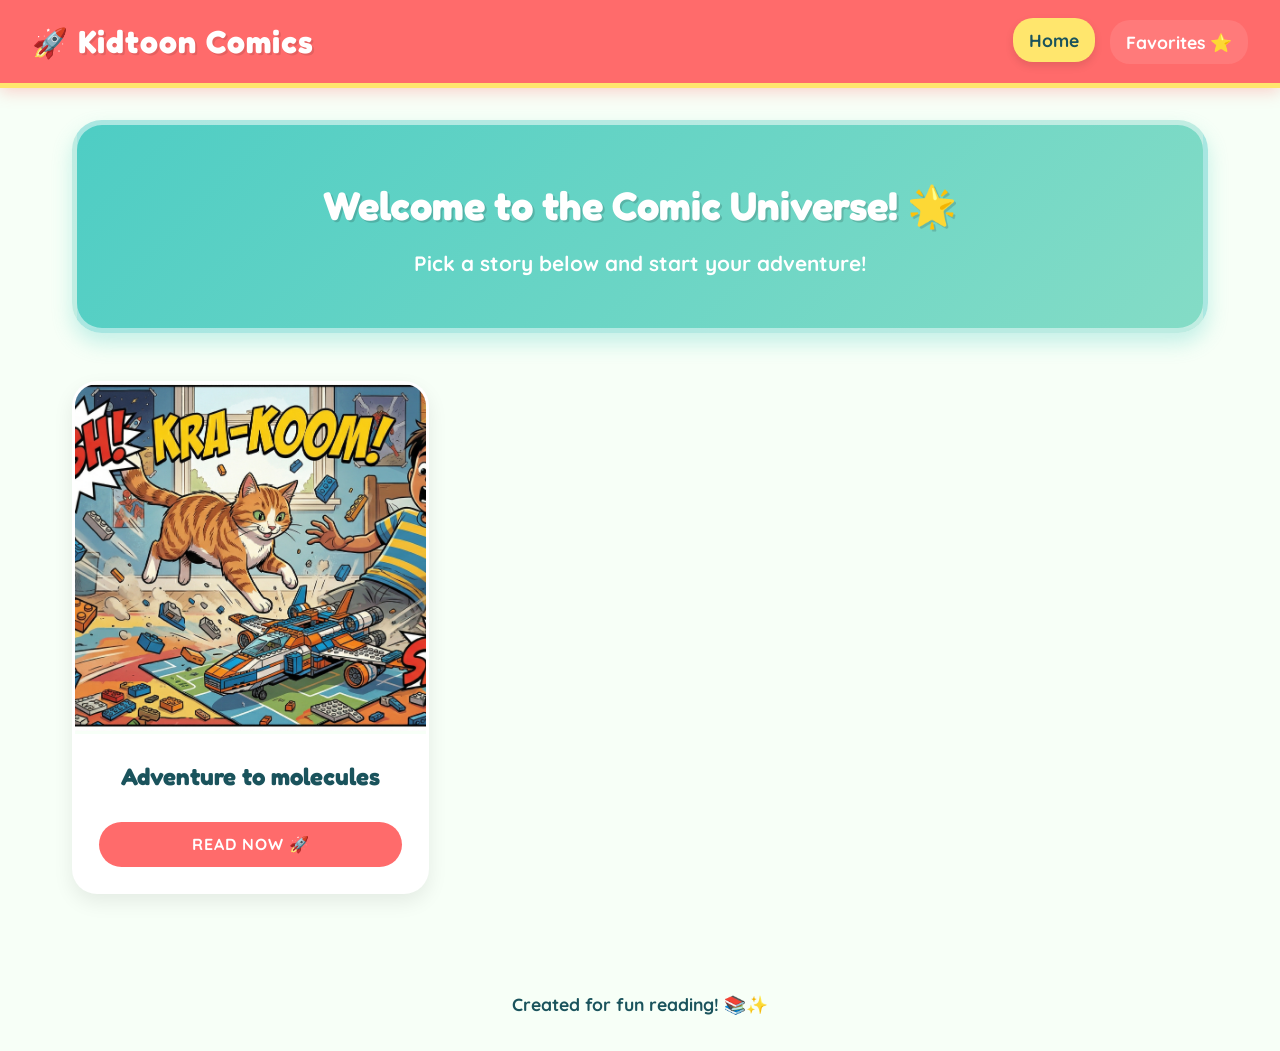
<file: index.html>
<!DOCTYPE html>
<html lang="en">
<head>
    <meta charset="UTF-8">
    <meta name="viewport" content="width=device-width, initial-scale=1.0">
    <title>Kidtoon Comics!</title>
    <!-- Importing fun fonts from Google Fonts -->
    <link rel="preconnect" href="https://fonts.googleapis.com">
    <link rel="preconnect" href="https://fonts.gstatic.com" crossorigin>
    <link href="https://fonts.googleapis.com/css2?family=Fredoka+One&family=Quicksand:wght@500;700&display=swap" rel="stylesheet">
    <link rel="stylesheet" href="style.css">
</head>
<body>
    <header class="app-header">
        <div class="logo">
            <!-- Using an emoji as a simple placeholder icon -->
            🚀 <h1>Kidtoon Comics</h1>
        </div>
        <nav>
            <a href="index.html" class="nav-link active">Home</a>
            <a href="#" class="nav-link">Favorites ⭐</a>
        </nav>
    </header>

    <main class="container">
        <section class="hero-section">
            <h2>Welcome to the Comic Universe! 🌟</h2>
            <p>Pick a story below and start your adventure!</p>
        </section>

        <section class="comic-grid" id="comic-grid">
            <!-- Comic cards will be dynamically injected here via app.js -->
        </section>
    </main>

    <footer>
        <p>Created for fun reading! 📚✨</p>
    </footer>

    <script src="app.js"></script>
</body>
</html>
</file>
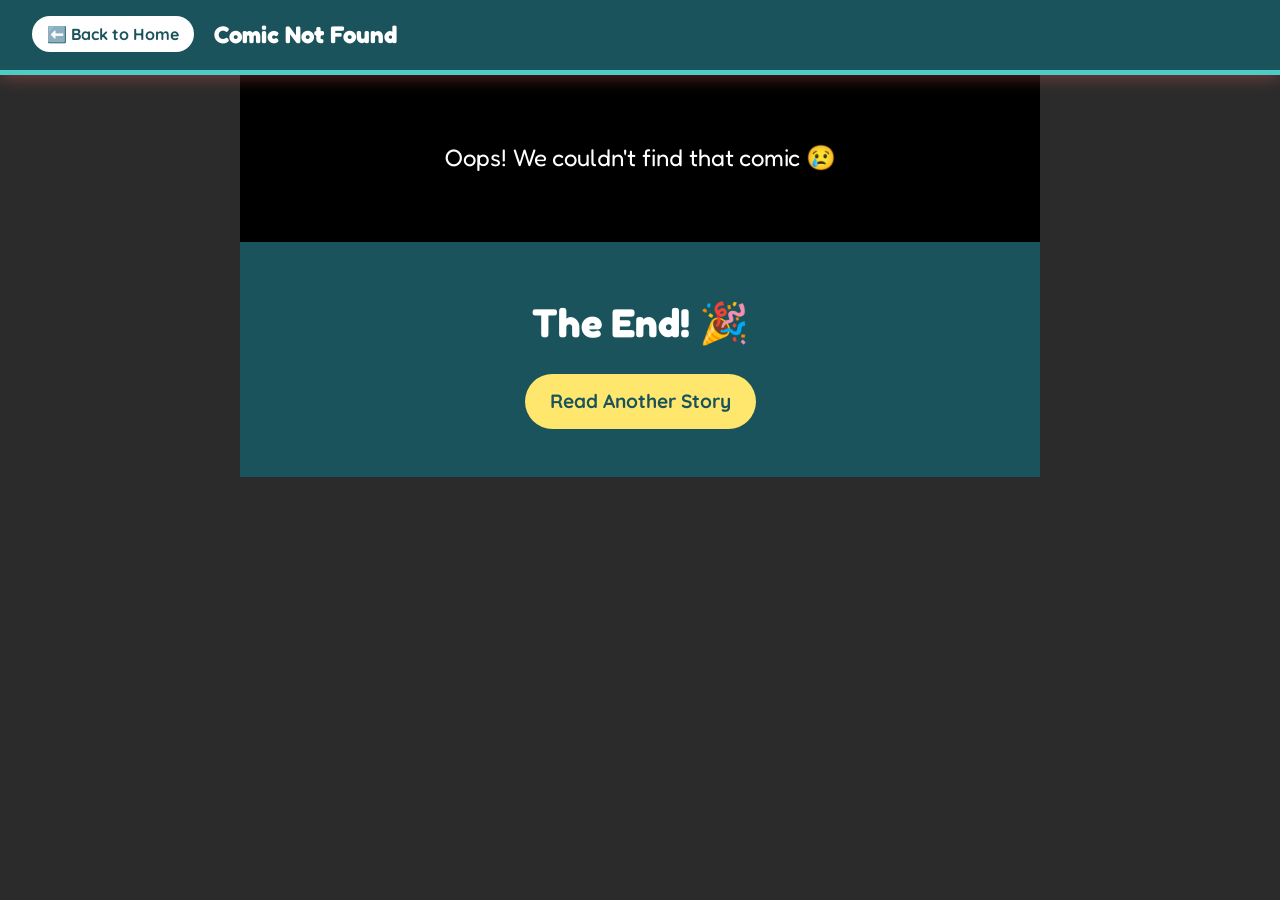
<file: comic.html>
<!DOCTYPE html>
<html lang="en">
<head>
    <meta charset="UTF-8">
    <meta name="viewport" content="width=device-width, initial-scale=1.0">
    <title>Reading Comic...</title>
    <link rel="preconnect" href="https://fonts.googleapis.com">
    <link rel="preconnect" href="https://fonts.gstatic.com" crossorigin>
    <link href="https://fonts.googleapis.com/css2?family=Fredoka+One&family=Quicksand:wght@500;700&display=swap" rel="stylesheet">
    <link rel="stylesheet" href="style.css">
</head>
<body class="reader-body">
    <header class="app-header reader-header">
        <div class="back-nav">
            <a href="index.html" class="btn-back">⬅️ Back to Home</a>
        </div>
        <h1 id="comic-title" class="reader-title">Loading...</h1>
    </header>

    <main class="reader-container">
        <!-- Images will load here vertically -->
        <div id="comic-pages" class="comic-pages-wrapper">
            <!-- Images dynamically injected via app.js -->
        </div>

        <div class="end-of-comic">
            <h2>The End! 🎉</h2>
            <a href="index.html" class="btn-primary">Read Another Story</a>
        </div>
    </main>

    <script src="app.js"></script>
</body>
</html>
</file>
<file: style.css>
/* style.css */
:root {
    --primary: #FF6B6B; /* Joyful Red */
    --secondary: #4ECDC4; /* Fresh Teal */
    --accent: #FFE66D; /* Sunny Yellow */
    --dark: #1A535C; /* Deep Sea */
    --light: #F7FFF7; /* Cloud White */
    
    --font-heading: 'Fredoka One', cursive;
    --font-body: 'Quicksand', sans-serif;
}

* {
    box-sizing: border-box;
    margin: 0;
    padding: 0;
}

body {
    font-family: var(--font-body);
    background-color: var(--light);
    color: var(--dark);
    line-height: 1.6;
    overflow-x: hidden;
}

/* === HEADER === */
.app-header {
    background-color: var(--primary);
    color: white;
    padding: 1rem 2rem;
    display: flex;
    justify-content: space-between;
    align-items: center;
    box-shadow: 0 4px 15px rgba(255, 107, 107, 0.3);
    border-bottom: 5px solid var(--accent);
    position: sticky;
    top: 0;
    z-index: 100;
}

.logo {
    display: flex;
    align-items: center;
    gap: 10px;
    font-size: 1.8rem;
}

.logo h1 {
    font-family: var(--font-heading);
    margin: 0;
    font-size: 2rem;
    letter-spacing: 1px;
    text-shadow: 2px 2px 0px rgba(0,0,0,0.1);
}

nav {
    display: flex;
    gap: 15px;
}

.nav-link {
    color: white;
    text-decoration: none;
    font-weight: 700;
    font-size: 1.1rem;
    padding: 8px 16px;
    border-radius: 20px;
    transition: all 0.2s ease;
    background-color: rgba(255, 255, 255, 0.1);
}

.nav-link:hover, .nav-link.active {
    background-color: var(--accent);
    color: var(--dark);
    transform: translateY(-2px);
    box-shadow: 0 4px 8px rgba(0,0,0,0.1);
}

/* === MAIN LAYOUT === */
.container {
    max-width: 1200px;
    margin: 0 auto;
    padding: 2rem;
}

.hero-section {
    text-align: center;
    margin-bottom: 3rem;
    background: linear-gradient(135deg, var(--secondary), #84DCC6);
    padding: 3rem;
    border-radius: 30px;
    color: white;
    box-shadow: 0 10px 20px rgba(78, 205, 196, 0.3);
    border: 5px solid rgba(255,255,255,0.5);
}

.hero-section h2 {
    font-family: var(--font-heading);
    font-size: 2.5rem;
    margin-bottom: 10px;
    text-shadow: 2px 2px 0px rgba(0,0,0,0.15);
}

.hero-section p {
    font-size: 1.3rem;
    font-weight: 700;
}

/* === COMIC GRID === */
.comic-grid {
    display: grid;
    grid-template-columns: repeat(auto-fill, minmax(280px, 1fr));
    gap: 2rem;
}

.comic-card {
    background: white;
    border-radius: 25px;
    overflow: hidden;
    box-shadow: 0 8px 20px rgba(0,0,0,0.08);
    transition: all 0.3s cubic-bezier(0.175, 0.885, 0.32, 1.275);
    cursor: pointer;
    text-decoration: none;
    color: inherit;
    display: flex;
    flex-direction: column;
    border: 3px solid transparent;
}

.comic-card:hover {
    transform: translateY(-10px) scale(1.02);
    box-shadow: 0 15px 30px rgba(255, 107, 107, 0.2);
    border-color: var(--accent);
}

.comic-cover {
    width: 100%;
    height: 350px;
    object-fit: cover;
    border-bottom: 3px solid var(--light);
}

.comic-info {
    padding: 1.5rem;
    text-align: center;
    flex-grow: 1;
    display: flex;
    flex-direction: column;
    justify-content: center;
}

.comic-info h3 {
    font-family: var(--font-heading);
    font-size: 1.5rem;
    color: var(--dark);
    margin-bottom: 10px;
}

.btn-read {
    display: inline-block;
    margin-top: 15px;
    background-color: var(--primary);
    color: white;
    padding: 10px 20px;
    border-radius: 25px;
    font-weight: 700;
    text-decoration: none;
    text-transform: uppercase;
    letter-spacing: 1px;
    transition: background-color 0.2s;
}

.comic-card:hover .btn-read {
    background-color: var(--accent);
    color: var(--dark);
}

/* === COMIC READER PAGE === */
.reader-body {
    background-color: #2b2b2b; /* Dark backdrop for reading comfort */
}

.reader-header {
    background-color: var(--dark);
    border-bottom-color: var(--secondary);
    justify-content: flex-start;
    gap: 20px;
}

.btn-back {
    background-color: white;
    color: var(--dark);
    padding: 8px 15px;
    border-radius: 20px;
    text-decoration: none;
    font-weight: 700;
    transition: all 0.2s;
}

.btn-back:hover {
    background-color: var(--accent);
}

.reader-title {
    font-family: var(--font-heading);
    font-size: 1.5rem;
    margin: 0;
}

.reader-container {
    max-width: 800px; /* Tablet width max for optimal reading */
    margin: 0 auto;
    padding: 0;
    background-color: #000;
}

.comic-pages-wrapper {
    display: flex;
    flex-direction: column;
    width: 100%;
}

.comic-page-img {
    width: 100%;
    height: auto;
    display: block;
    margin: 0;
    padding: 0;
}

/* Adds a small gap if user wants distinct pages, or we leave none for continuous vertical reading */
.comic-page-img + .comic-page-img {
    margin-top: 2px;
}

.loading-placeholder {
    color: white;
    text-align: center;
    padding: 4rem;
    font-family: var(--font-heading);
    font-size: 1.5rem;
}

.end-of-comic {
    background-color: var(--dark);
    text-align: center;
    padding: 3rem 2rem;
    color: white;
}

.end-of-comic h2 {
    font-family: var(--font-heading);
    font-size: 2.5rem;
    margin-bottom: 20px;
}

.btn-primary {
    background-color: var(--accent);
    color: var(--dark);
    padding: 12px 25px;
    border-radius: 30px;
    font-weight: 700;
    text-decoration: none;
    font-size: 1.2rem;
    display: inline-block;
    transition: transform 0.2s;
}

.btn-primary:hover {
    transform: scale(1.05);
}

/* === FOOTER === */
footer {
    text-align: center;
    padding: 2rem;
    color: var(--dark);
    font-weight: 700;
    font-size: 1.1rem;
    margin-top: 2rem;
}

/* === RESPONSIVE === */
@media (max-width: 768px) {
    .app-header {
        flex-direction: column;
        gap: 15px;
        padding: 1rem;
    }
    
    .reader-header {
        flex-direction: row;
        padding: 10px;
        position: fixed;
        width: 100%;
        top: 0;
    }

    .reader-container {
        padding-top: 60px; /* Offset for fixed header on mobile reader */
    }

    .hero-section {
        padding: 2rem 1rem;
    }

    .hero-section h2 {
        font-size: 2rem;
    }

    .comic-grid {
        grid-template-columns: repeat(auto-fill, minmax(150px, 1fr));
        gap: 1rem;
    }

    .comic-cover {
        height: 200px;
    }

    .comic-info h3 {
        font-size: 1.1rem;
    }

    .logo h1 {
        font-size: 1.5rem;
    }
}
</file>
